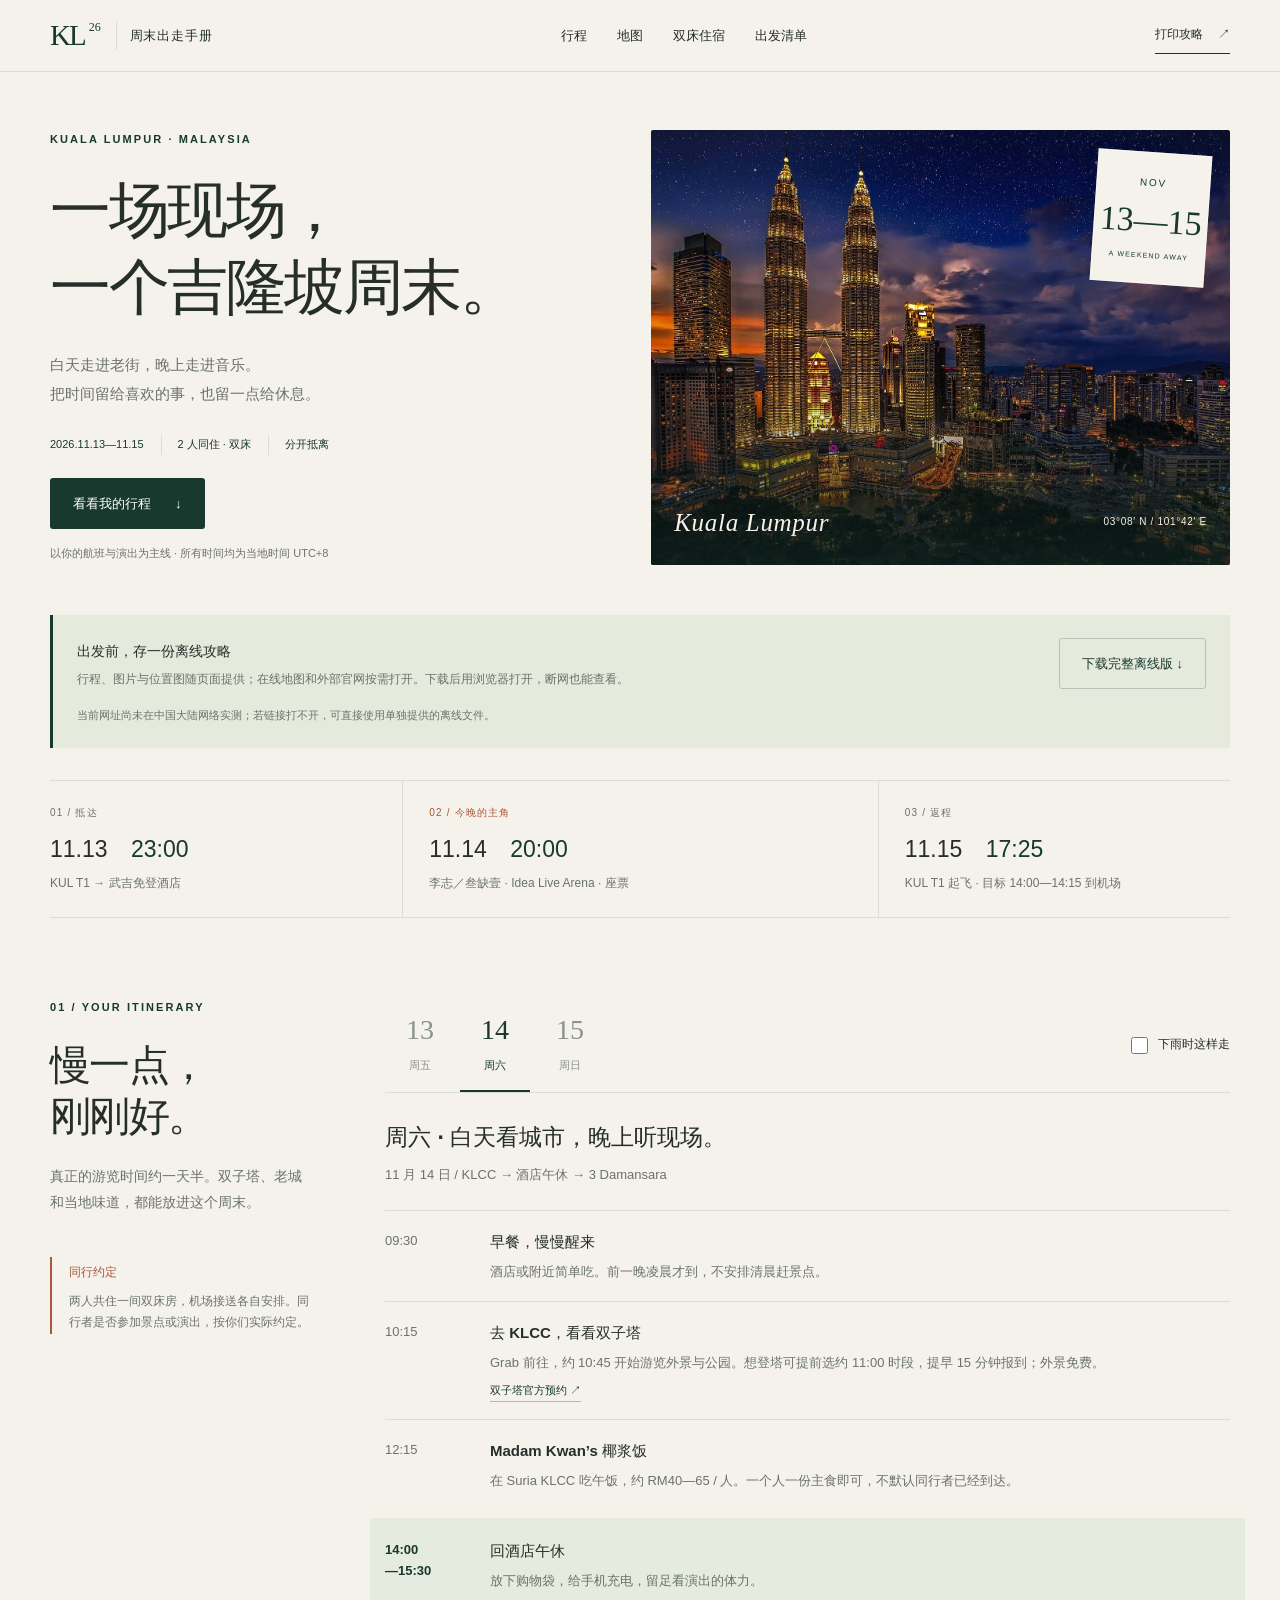
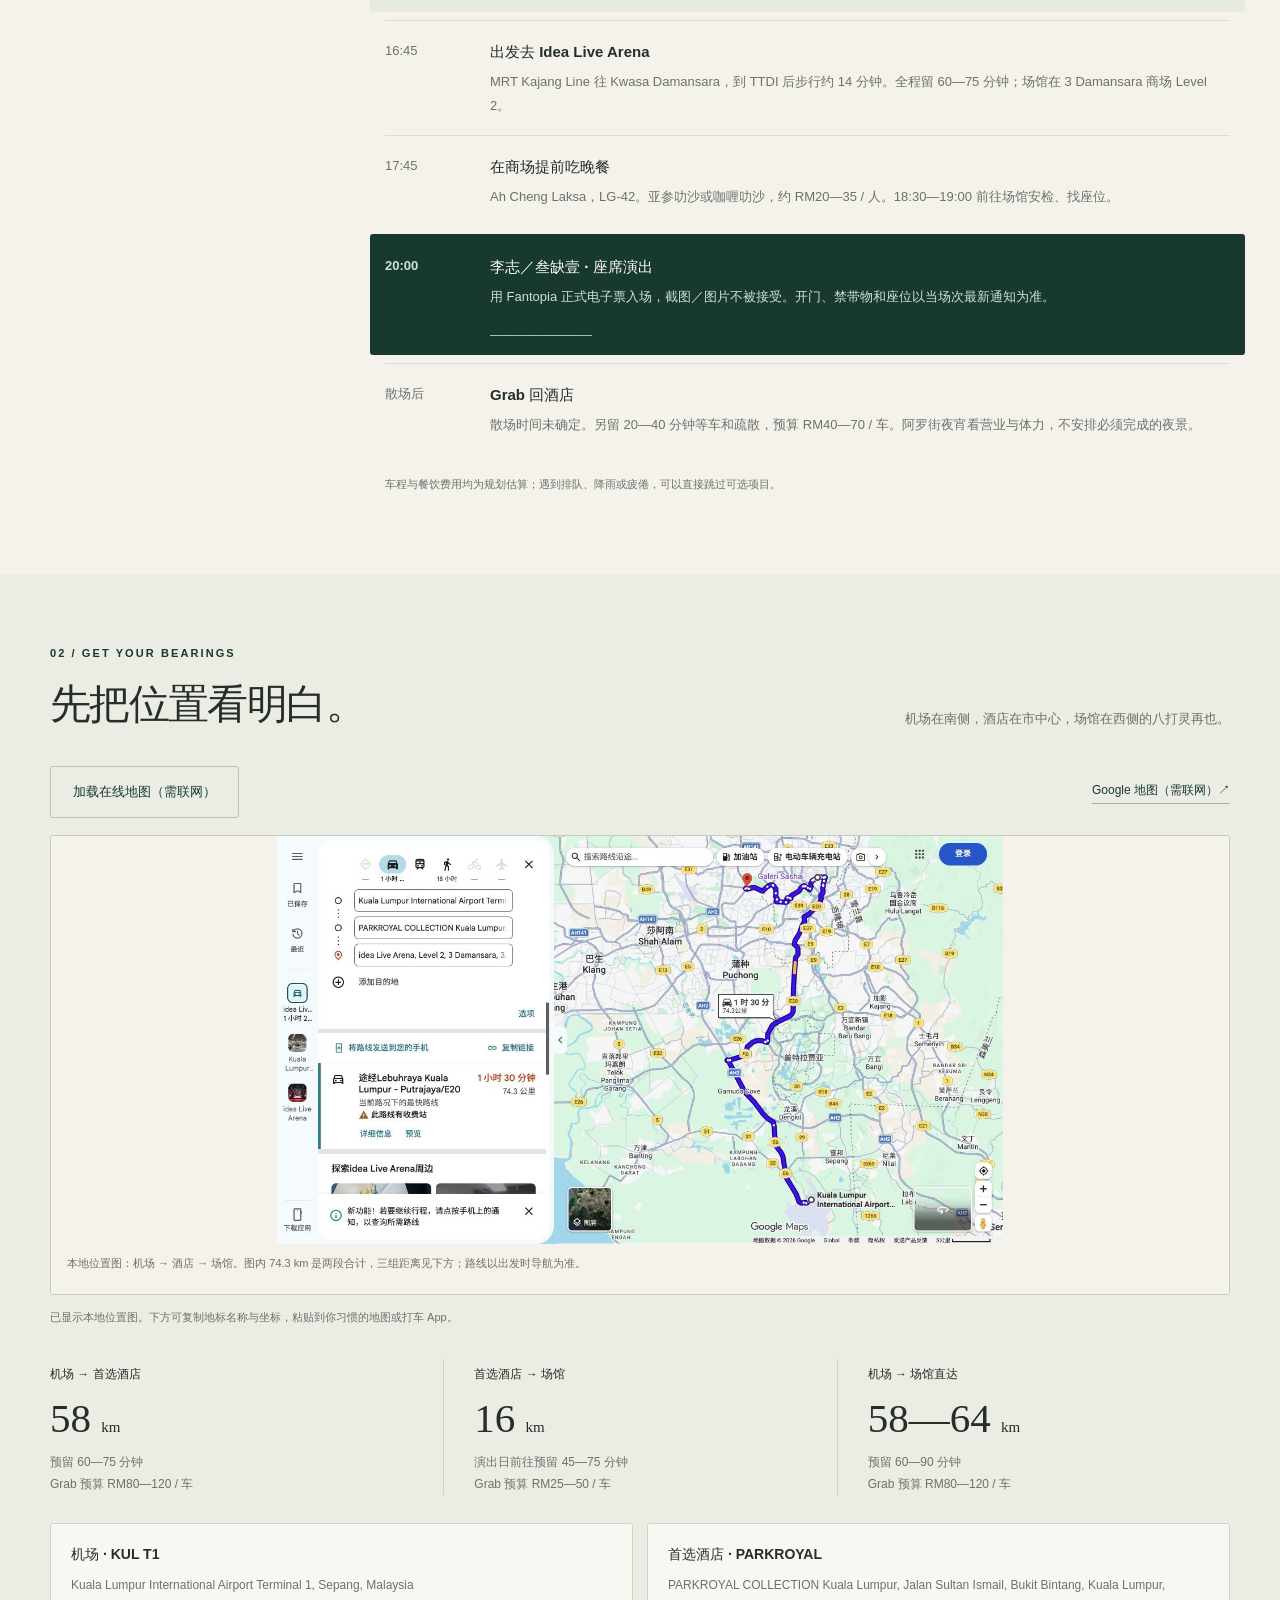
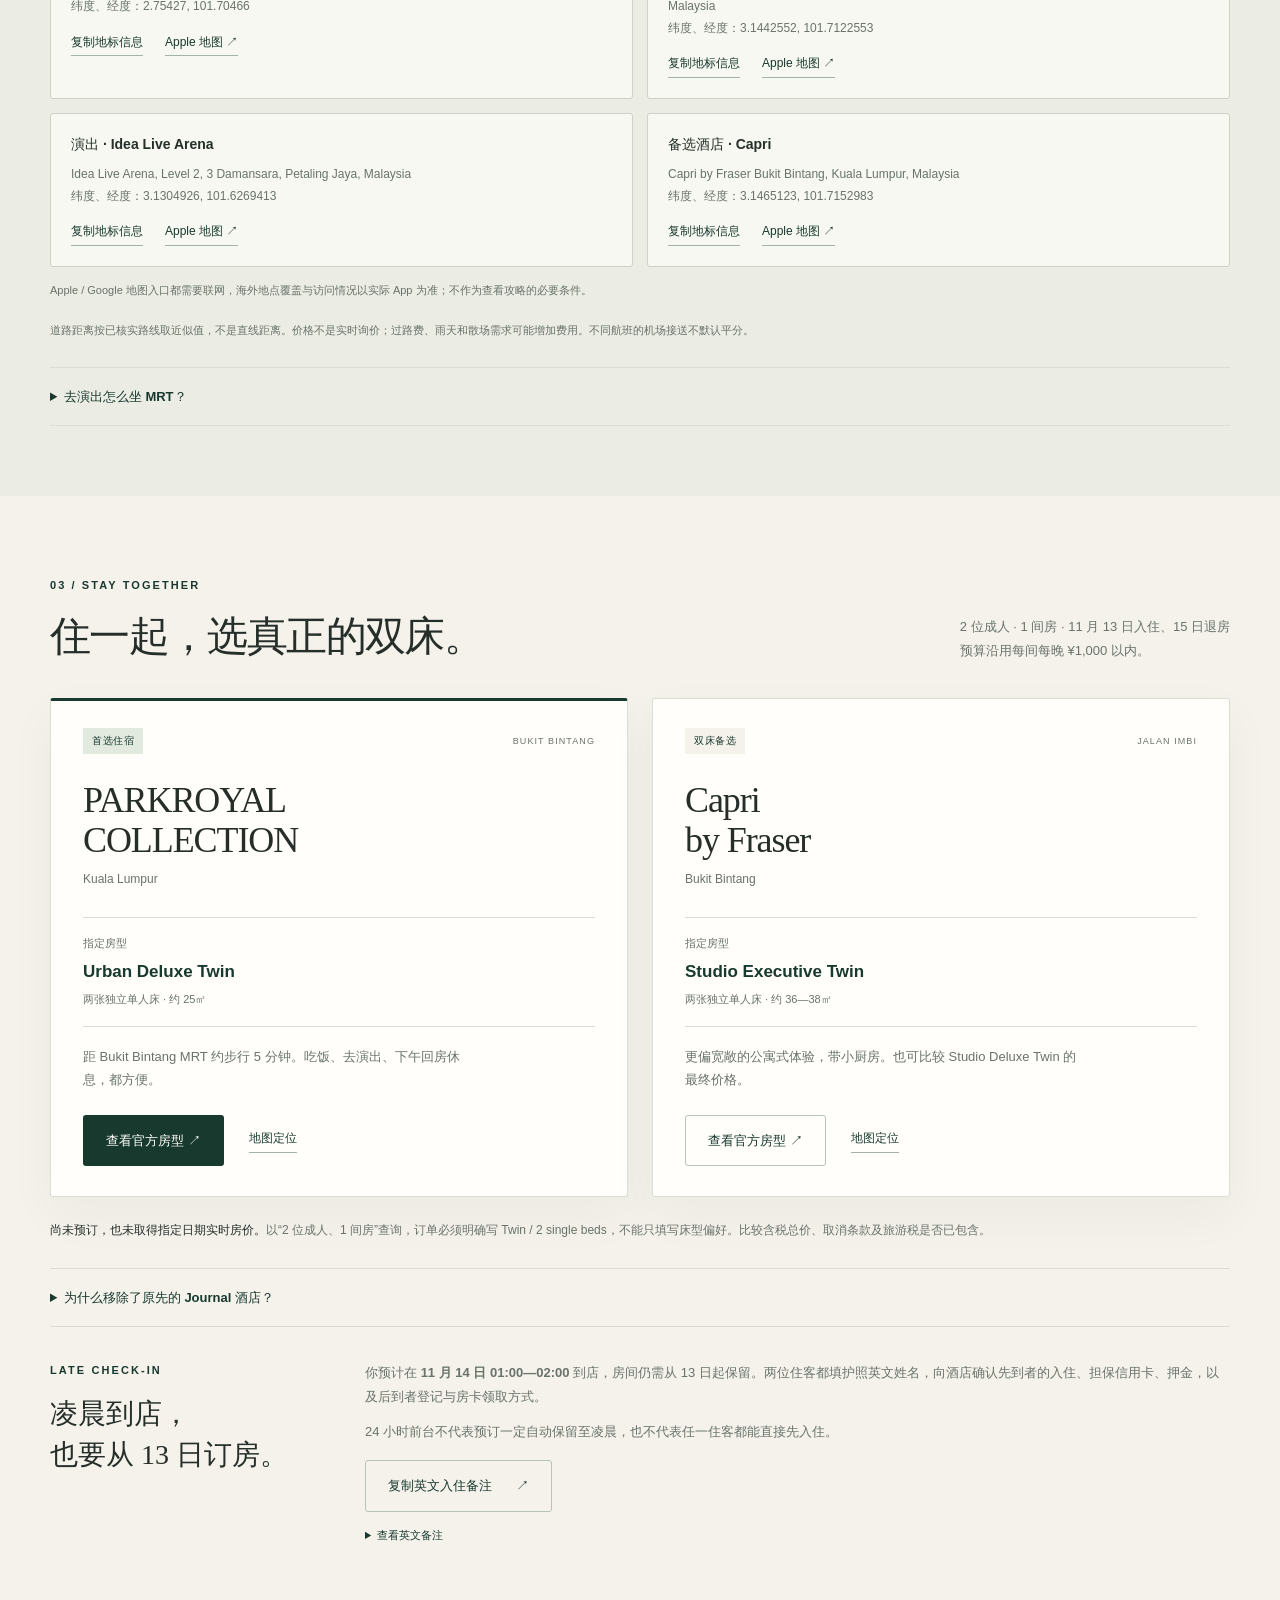
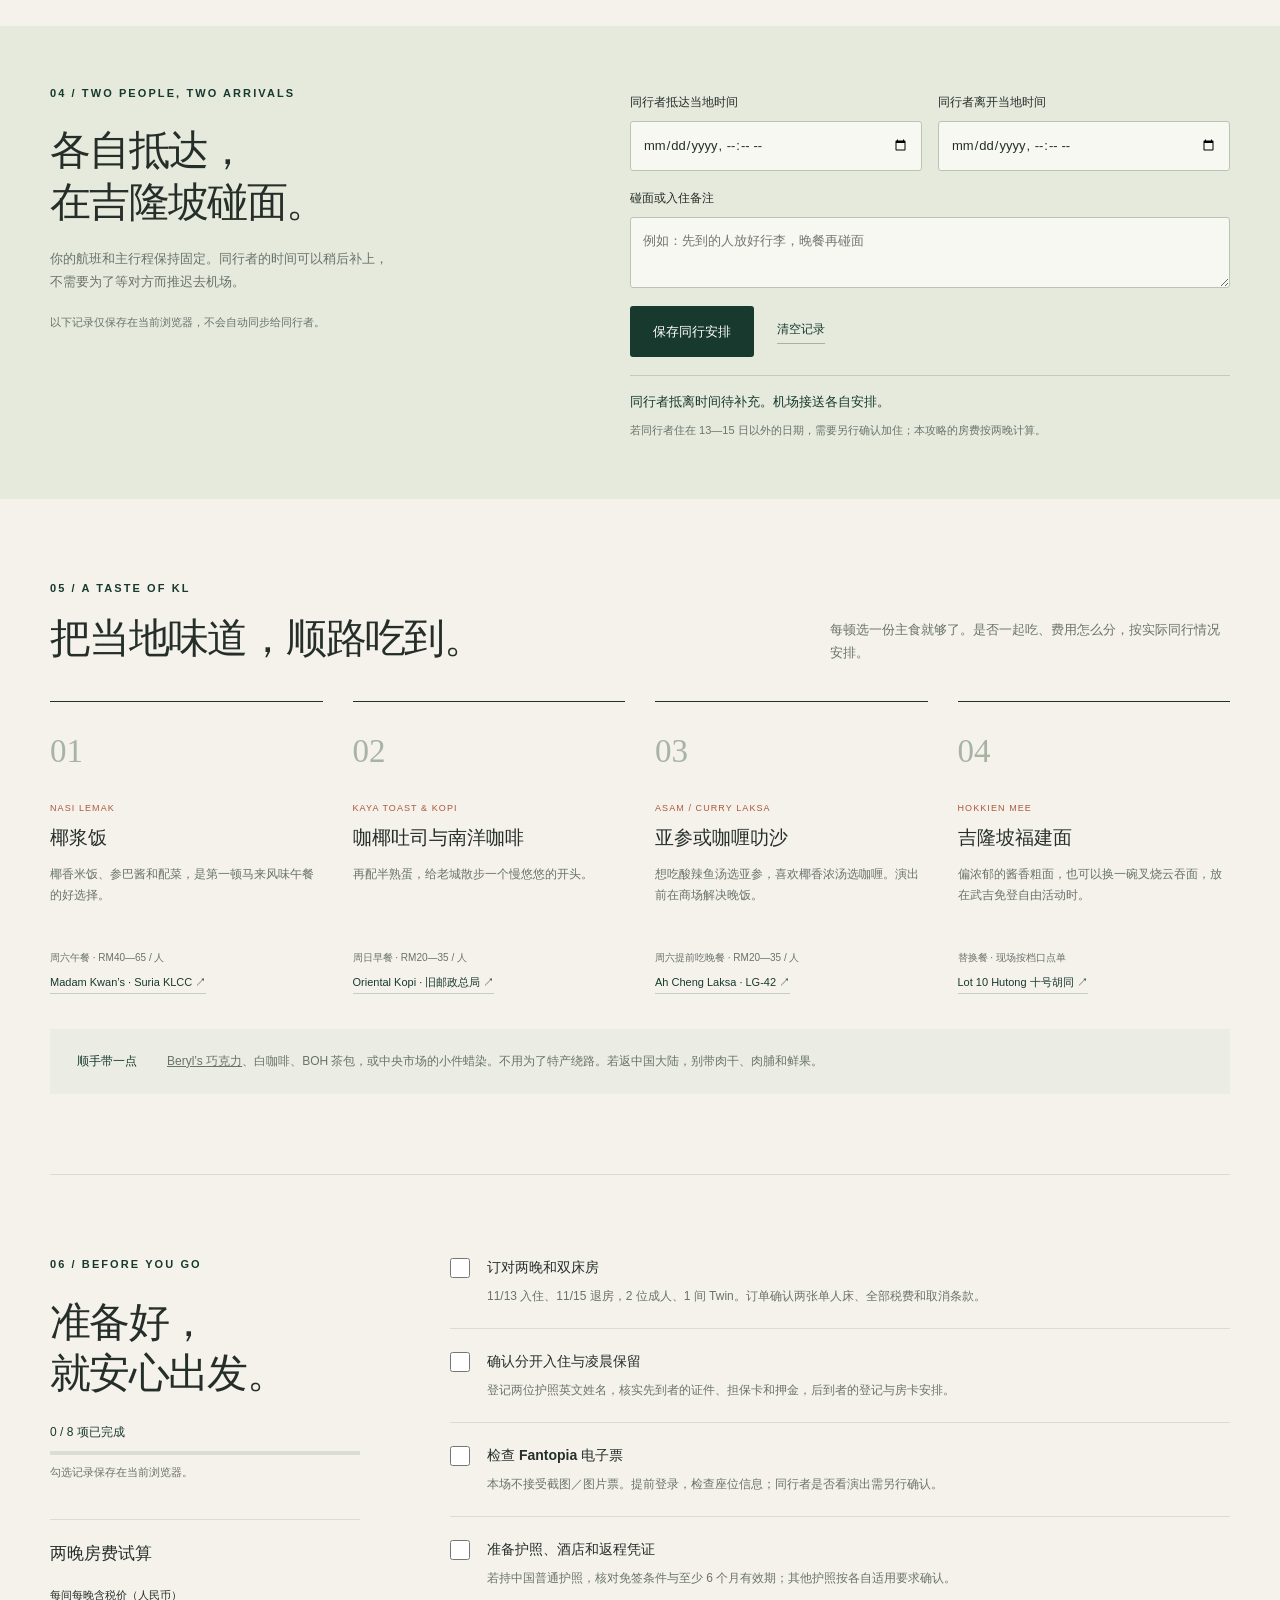
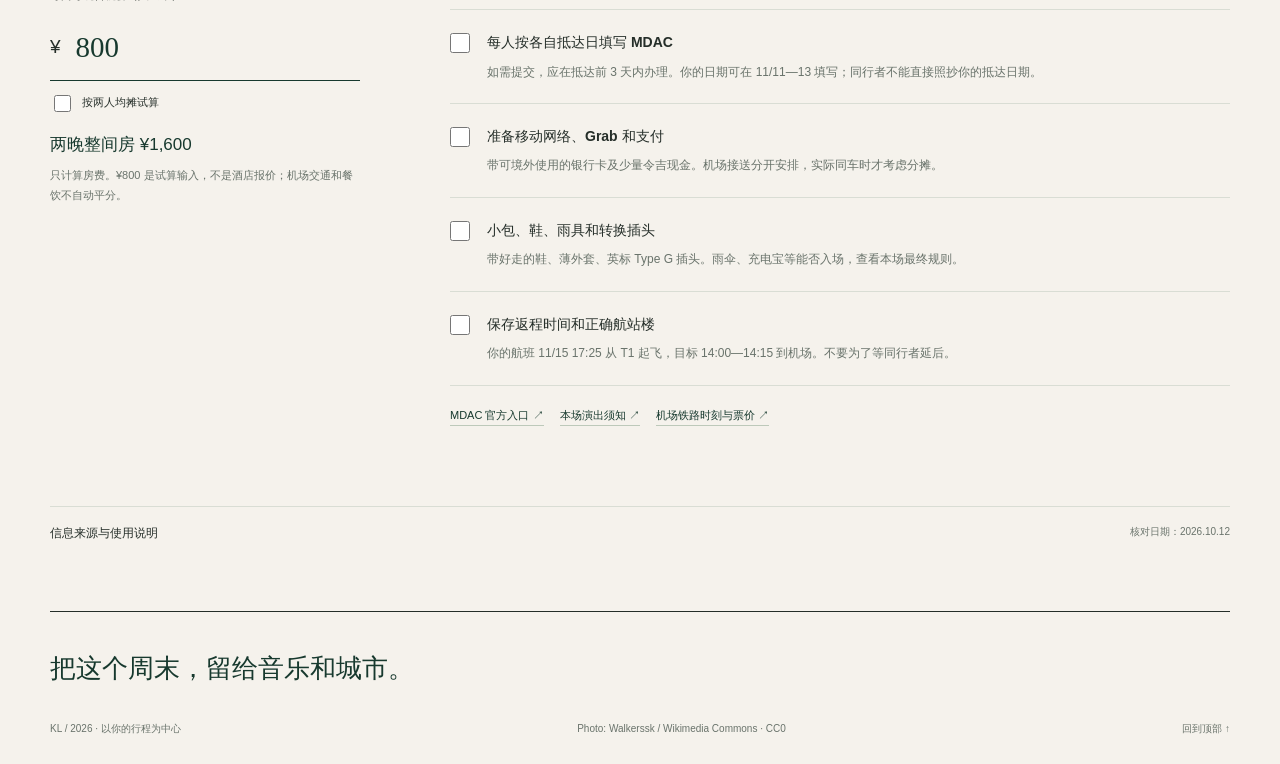
<file: index.html>
<!doctype html>
<html lang="zh-CN">
<head>
  <meta charset="UTF-8">
  <meta name="viewport" content="width=device-width, initial-scale=1">
  <meta name="theme-color" content="#17392e">
  <meta name="description" content="2026年11月13—15日吉隆坡演出旅行手册。以你的航班为中心，双床同住、分开抵离。行程、地图、酒店、美食与出发清单。">
  <title>吉隆坡 · 去听一场现场</title>
  <link rel="icon" href="data:image/svg+xml,%3Csvg xmlns='http://www.w3.org/2000/svg' viewBox='0 0 64 64'%3E%3Crect width='64' height='64' rx='16' fill='%2317392e'/%3E%3Ctext x='32' y='42' font-size='31' text-anchor='middle' fill='%23f5f2ec' font-family='Georgia'%3EKL%3C/text%3E%3C/svg%3E">
  <link rel="stylesheet" href="assets/leaflet.css">
  <link rel="stylesheet" href="style.css">
  <script src="assets/leaflet.js" defer></script>
  <script src="app.js" defer></script>
<noscript><style>.day-panel[hidden]{display:block!important}.day-tabs,.rain-toggle{display:none!important}</style></noscript></head>
<body>
<a class="skip" href="#main">跳到行程内容</a>
<header class="header">
  <a href="#" class="brand" aria-label="吉隆坡旅行手册首页"><span class="brand-mark">KL<span>26</span></span><span>周末出走手册</span></a>
  <nav aria-label="主要导航"><a href="#itinerary">行程</a><a href="#map-section">地图</a><a href="#stay">双床住宿</a><a href="#checklist">出发清单</a></nav>
  <button class="print-btn" id="print-guide" type="button">打印攻略 <span aria-hidden="true">↗</span></button>
</header>
<main id="main">
  <section class="hero wrap">
    <div class="hero-copy"><p class="eyebrow">KUALA LUMPUR · MALAYSIA</p><h1>一场现场，<br>一个吉隆坡周末。</h1><p class="hero-intro">白天走进老街，晚上走进音乐。<br>把时间留给喜欢的事，也留一点给休息。</p><div class="trip-tags"><span>2026.11.13—11.15</span><span>2 人同住 · 双床</span><span>分开抵离</span></div><a href="#itinerary" class="button primary">看看我的行程 <span aria-hidden="true">↓</span></a><p class="micro">以你的航班与演出为主线 · 所有时间均为当地时间 UTC+8</p></div>
    <figure class="hero-image"><img src="assets/kl-skyline.jpg" alt="暮色中的吉隆坡天际线与双子塔" fetchpriority="high" width="1920" height="1109"><figcaption><span>Kuala Lumpur</span><span>03°08′ N / 101°42′ E</span></figcaption><div class="image-date" aria-hidden="true"><span>NOV</span><strong>13—15</strong><span>A WEEKEND AWAY</span></div></figure>
  </section>
  <aside class="network-note wrap"><div><strong>出发前，存一份离线攻略</strong><p>行程、图片与位置图随页面提供；在线地图和外部官网按需打开。下载后用浏览器打开，断网也能查看。</p></div><a class="button secondary offline-download" href="kl-guide-offline.html" download="吉隆坡周末攻略-离线版.html">下载完整离线版 ↓</a><p class="micro network-limit">当前网址尚未在中国大陆网络实测；若链接打不开，可直接使用单独提供的离线文件。</p></aside><section class="essentials wrap" aria-label="你的三个固定时间">
    <div><span class="mini-index">01 / 抵达</span><strong>11.13 <b>23:00</b></strong><p>KUL T1 → 武吉免登酒店</p></div>
    <div class="concert-essential"><span class="mini-index">02 / 今晚的主角</span><strong>11.14 <b>20:00</b></strong><p>李志／叁缺壹 · Idea Live Arena · 座票</p></div>
    <div><span class="mini-index">03 / 返程</span><strong>11.15 <b>17:25</b></strong><p>KUL T1 起飞 · 目标 14:00—14:15 到机场</p></div>
  </section>
  <section class="section wrap itinerary-layout" id="itinerary">
    <div class="section-intro"><p class="eyebrow">01 / YOUR ITINERARY</p><h2>慢一点，<br>刚刚好。</h2><p>真正的游览时间约一天半。双子塔、老城和当地味道，都能放进这个周末。</p><div class="side-note"><span>同行约定</span><p>两人共住一间双床房，机场接送各自安排。同行者是否参加景点或演出，按你们实际约定。</p></div></div>
    <div class="itinerary-main"><div class="plan-toolbar"><div class="day-tabs" role="tablist" aria-label="选择行程日期"><button type="button" role="tab" id="tab-fri" aria-controls="day-fri" aria-selected="false" data-day="fri">13 <span>周五</span></button><button type="button" role="tab" id="tab-sat" aria-controls="day-sat" aria-selected="true" data-day="sat">14 <span>周六</span></button><button type="button" role="tab" id="tab-sun" aria-controls="day-sun" aria-selected="false" data-day="sun">15 <span>周日</span></button></div><label class="rain-toggle"><input id="rain-mode" type="checkbox"><span>下雨时这样走</span></label></div><p class="weather-note" id="weather-note" hidden>保留演出和机场时间，缩短户外活动。此为备选方案，并非天气预报。</p><div id="day-panels"><section class="day-panel" id="day-fri" role="tabpanel" aria-labelledby="tab-fri" hidden><h3 class="day-title">周五 · 抵达就好，其他留给明天。</h3><p class="day-subtitle">11 月 13 日 — 14 日凌晨 / KUL T1 → 武吉免登</p><article class="timeline-row highlight"><div class="timeline-time" style="white-space:pre-line">23:00</div><div class="timeline-content"><h4>抵达吉隆坡 T1</h4><p>下机、入境、取行李预留约 60—90 分钟。提前准备移动网络、酒店英文名和订单。</p></div></article><article class="timeline-row "><div class="timeline-time" style="white-space:pre-line">次日
00:15</div><div class="timeline-content"><h4>Grab 前往酒店</h4><p>机场到酒店约 58 公里，车程留 60—75 分钟。预算 RM80—120 / 车，按 App 指引找 T1 上车点；你的接送不默认与同行者合并。</p></div></article><article class="timeline-row highlight"><div class="timeline-time" style="white-space:pre-line">01:00
—02:00</div><div class="timeline-content"><h4>办理入住，尽快休息</h4><p>这里是 11 月 14 日凌晨。房间必须从 13 日起订，并提前确认保留。同行者先到或后到，都按酒店确认的手续办理。</p></div></article></section><section class="day-panel" id="day-sat" role="tabpanel" aria-labelledby="tab-sat" ><h3 class="day-title">周六 · 白天看城市，晚上听现场。</h3><p class="day-subtitle">11 月 14 日 / KLCC → 酒店午休 → 3 Damansara</p><article class="timeline-row "><div class="timeline-time" style="white-space:pre-line">09:30</div><div class="timeline-content"><h4>早餐，慢慢醒来</h4><p>酒店或附近简单吃。前一晚凌晨才到，不安排清晨赶景点。</p></div></article><article class="timeline-row "><div class="timeline-time" style="white-space:pre-line">10:15</div><div class="timeline-content"><h4>去 KLCC，看看双子塔</h4><p>Grab 前往，约 10:45 开始游览外景与公园。想登塔可提前选约 11:00 时段，提早 15 分钟报到；外景免费。</p><a href="https://www.petronastwintowers.com.my/plan-your-visit/admission-ticketing/" target="_blank" rel="noopener">双子塔官方预约 ↗</a></div></article><article class="timeline-row "><div class="timeline-time" style="white-space:pre-line">12:15</div><div class="timeline-content"><h4>Madam Kwan’s 椰浆饭</h4><p>在 Suria KLCC 吃午饭，约 RM40—65 / 人。一个人一份主食即可，不默认同行者已经到达。</p></div></article><article class="timeline-row highlight"><div class="timeline-time" style="white-space:pre-line">14:00
—15:30</div><div class="timeline-content"><h4>回酒店午休</h4><p>放下购物袋，给手机充电，留足看演出的体力。</p></div></article><article class="timeline-row "><div class="timeline-time" style="white-space:pre-line">16:45</div><div class="timeline-content"><h4>出发去 Idea Live Arena</h4><p>MRT Kajang Line 往 Kwasa Damansara，到 TTDI 后步行约 14 分钟。全程留 60—75 分钟；场馆在 3 Damansara 商场 Level 2。</p></div></article><article class="timeline-row "><div class="timeline-time" style="white-space:pre-line">17:45</div><div class="timeline-content"><h4>在商场提前吃晚餐</h4><p>Ah Cheng Laksa，LG-42。亚参叻沙或咖喱叻沙，约 RM20—35 / 人。18:30—19:00 前往场馆安检、找座位。</p></div></article><article class="timeline-row highlight concert"><div class="timeline-time" style="white-space:pre-line">20:00</div><div class="timeline-content"><h4>李志／叁缺壹 · 座席演出</h4><p>用 Fantopia 正式电子票入场，截图／图片不被接受。开门、禁带物和座位以当场次最新通知为准。</p><a href="https://www.fantopia.io/shows/malaysia/li-laoshi-return-event.html" target="_blank" rel="noopener">查看本场入场须知 ↗</a></div></article><article class="timeline-row "><div class="timeline-time" style="white-space:pre-line">散场后</div><div class="timeline-content"><h4>Grab 回酒店</h4><p>散场时间未确定。另留 20—40 分钟等车和疏散，预算 RM40—70 / 车。阿罗街夜宵看营业与体力，不安排必须完成的夜景。</p></div></article></section><section class="day-panel" id="day-sun" role="tabpanel" aria-labelledby="tab-sun" hidden><h3 class="day-title">周日 · 老城走一走，准时去机场。</h3><p class="day-subtitle">11 月 15 日 / 独立广场 → 中央市场 → 茨厂街 → T1</p><article class="timeline-row "><div class="timeline-time" style="white-space:pre-line">08:30</div><div class="timeline-content"><h4>整理行李，按约定退房或寄存</h4><p>你先收好行李。若同行者仍要用房间，约好酒店规定退房时间内由谁办理，避免提前退掉整间房；退房后可问酒店寄存行李。</p></div></article><article class="timeline-row "><div class="timeline-time" style="white-space:pre-line">09:00</div><div class="timeline-content"><h4>旧邮政总局吃南洋早餐</h4><p>Oriental Kopi：咖椰吐司、半熟蛋、咖啡或拉茶，约 RM20—35 / 人。排队超过 15—20 分钟就换店。</p></div></article><article class="timeline-row "><div class="timeline-time" style="white-space:pre-line">09:40</div><div class="timeline-content"><h4>独立广场与历史建筑</h4><p>苏丹阿都沙末大厦、河流交汇处，按外景安排，不把清真寺内部参观设为硬任务。</p></div></article><article class="timeline-row "><div class="timeline-time" style="white-space:pre-line">10:20</div><div class="timeline-content"><h4>中央市场 → 茨厂街 → 鬼仔巷</h4><p>中央市场 10:00 开门。约 10:50 去老街与壁画区，顺路买 Beryl’s 巧克力，小件即可。</p></div></article><article class="timeline-row highlight"><div class="timeline-time" style="white-space:pre-line">11:35</div><div class="timeline-content"><h4>回酒店取行李</h4><p>目标 12:15 左右准备出发。购物和排队都让位于返程，午餐可留到机场。</p></div></article><article class="timeline-row "><div class="timeline-time" style="white-space:pre-line">12:15
—12:30</div><div class="timeline-content"><h4>出发前往机场</h4><p>Grab 到 KL Sentral，争取 13:00 前后搭机场铁路。候车与车程合计留 60 分钟；或约 12:30 直接 Grab 去 T1。</p><a href="https://www.kliaekspres.com/products-fares/klia-ekspres" target="_blank" rel="noopener">核对机场铁路 ↗</a></div></article><article class="timeline-row highlight"><div class="timeline-time" style="white-space:pre-line">14:00
—14:15</div><div class="timeline-content"><h4>到达 T1，值机／托运</h4><p>按国际航班预留约 3 小时。同行者的离开时间不改变你的机场时间。</p></div></article><article class="timeline-row "><div class="timeline-time" style="white-space:pre-line">17:25</div><div class="timeline-content"><h4>你的航班起飞</h4><p>按登机牌规定提前到登机口。旅途结束，音乐留在记忆里。</p></div></article></section></div><p class="section-footnote">车程与餐饮费用均为规划估算；遇到排队、降雨或疲倦，可以直接跳过可选项目。</p></div>
  </section>
  <section class="map-section" id="map-section"><div class="wrap"><div class="section-heading"><div><p class="eyebrow">02 / GET YOUR BEARINGS</p><h2>先把位置看明白。</h2></div><p>机场在南侧，酒店在市中心，场馆在西侧的八打灵再也。</p></div><div class="map-toolbar"><button type="button" class="button secondary" id="load-online-map">加载在线地图（需联网）</button><button type="button" class="text-link" id="show-local-map" hidden>返回本地位置图</button><div class="segmented" id="map-views" aria-label="地图范围" hidden><button type="button" data-mapview="all" aria-pressed="true">全程位置</button><button type="button" data-mapview="city" aria-pressed="false">市区与场馆</button><button type="button" data-mapview="hotels" aria-pressed="false">酒店周边</button></div><a class="text-link" href="https://www.google.com/maps/dir/?api=1&origin=2.75427,101.70466&waypoints=3.1442552,101.7122553&destination=3.1304926,101.6269413&travelmode=driving" target="_blank" rel="noopener">Google 地图（需联网）↗</a></div><div class="map-shell"><div id="trip-map" aria-label="机场、双床酒店候选与演出场馆地图" hidden></div><div id="map-fallback"><img src="assets/map-overview.jpg" alt="Google 地图：KUL T1 经 PARKROYAL COLLECTION 酒店前往 Idea Live Arena"><p>本地位置图：机场 → 酒店 → 场馆。图内 74.3 km 是两段合计，三组距离见下方；路线以出发时导航为准。</p></div></div><p class="map-status micro" id="map-status" role="status">已显示本地位置图。下方可复制地标名称与坐标，粘贴到你习惯的地图或打车 App。</p><div class="map-legend" id="map-legend" hidden><span><i class="pin-key airport">A</i>机场 KUL T1</span><span><i class="pin-key hotel">H</i>PARKROYAL · 首选</span><span><i class="pin-key venue">V</i>Idea Live Arena</span><span><i class="pin-key backup">C</i>Capri · 双床备选</span></div><div class="distance-grid"><article><span>机场 → 首选酒店</span><strong>58 <small>km</small></strong><p>预留 60—75 分钟<br>Grab 预算 RM80—120 / 车</p></article><article><span>首选酒店 → 场馆</span><strong>16 <small>km</small></strong><p>演出日前往预留 45—75 分钟<br>Grab 预算 RM25—50 / 车</p></article><article><span>机场 → 场馆直达</span><strong>58—64 <small>km</small></strong><p>预留 60—90 分钟<br>Grab 预算 RM80—120 / 车</p></article></div><div class="location-cards" aria-label="可复制的地标信息"><article class="location-card" id="location-airport"><h3>机场 · KUL T1</h3><p class="place-copy" id="copy-airport">Kuala Lumpur International Airport Terminal 1, Sepang, Malaysia<br>纬度、经度：2.75427, 101.70466</p><div><button type="button" class="text-link" data-copy-place="airport">复制地标信息</button><a class="text-link" href="https://maps.apple.com/place?coordinate=2.75427,101.70466&amp;name=Kuala%20Lumpur%20International%20Airport%20Terminal%201%2C%20Sepang%2C%20Malaysia" target="_blank" rel="noopener">Apple 地图 ↗</a></div></article><article class="location-card" id="location-hotel"><h3>首选酒店 · PARKROYAL</h3><p class="place-copy" id="copy-hotel">PARKROYAL COLLECTION Kuala Lumpur, Jalan Sultan Ismail, Bukit Bintang, Kuala Lumpur, Malaysia<br>纬度、经度：3.1442552, 101.7122553</p><div><button type="button" class="text-link" data-copy-place="hotel">复制地标信息</button><a class="text-link" href="https://maps.apple.com/place?coordinate=3.1442552,101.7122553&amp;name=PARKROYAL%20COLLECTION%20Kuala%20Lumpur%2C%20Jalan%20Sultan%20Ismail%2C%20Bukit%20Bintang%2C%20Kuala%20Lumpur%2C%20Malaysia" target="_blank" rel="noopener">Apple 地图 ↗</a></div></article><article class="location-card" id="location-venue"><h3>演出 · Idea Live Arena</h3><p class="place-copy" id="copy-venue">Idea Live Arena, Level 2, 3 Damansara, Petaling Jaya, Malaysia<br>纬度、经度：3.1304926, 101.6269413</p><div><button type="button" class="text-link" data-copy-place="venue">复制地标信息</button><a class="text-link" href="https://maps.apple.com/place?coordinate=3.1304926,101.6269413&amp;name=Idea%20Live%20Arena%2C%20Level%202%2C%203%20Damansara%2C%20Petaling%20Jaya%2C%20Malaysia" target="_blank" rel="noopener">Apple 地图 ↗</a></div></article><article class="location-card" id="location-capri"><h3>备选酒店 · Capri</h3><p class="place-copy" id="copy-capri">Capri by Fraser Bukit Bintang, Kuala Lumpur, Malaysia<br>纬度、经度：3.1465123, 101.7152983</p><div><button type="button" class="text-link" data-copy-place="capri">复制地标信息</button><a class="text-link" href="https://maps.apple.com/place?coordinate=3.1465123,101.7152983&amp;name=Capri%20by%20Fraser%20Bukit%20Bintang%2C%20Kuala%20Lumpur%2C%20Malaysia" target="_blank" rel="noopener">Apple 地图 ↗</a></div></article></div><p class="micro">Apple / Google 地图入口都需要联网，海外地点覆盖与访问情况以实际 App 为准；不作为查看攻略的必要条件。</p><p class="section-footnote">道路距离按已核实路线取近似值，不是直线距离。价格不是实时询价；过路费、雨天和散场需求可能增加费用。不同航班的机场接送不默认平分。</p><details class="route-details"><summary>去演出怎么坐 MRT？</summary><p><strong>Bukit Bintang → Kajang Line 往 Kwasa Damansara → TTDI → 步行约 14 分钟到 3 Damansara。</strong>酒店到场馆全程留 60—75 分钟。雨大时可提前改乘 Grab；散场优先 Grab，预算 RM40—70 / 车，不依赖末班地铁。</p><a href="https://www.livenation.my/danielcaesar2026-kl-eventguide" target="_blank" rel="noopener">场馆交通参考 ↗</a><p class="micro">交通参考来自同场馆官方指南；入场要求以叁缺壹当场次通知为准。</p></details></div></section>
  <section class="section wrap" id="stay"><div class="section-heading"><div><p class="eyebrow">03 / STAY TOGETHER</p><h2>住一起，选真正的双床。</h2></div><p>2 位成人 · 1 间房 · 11 月 13 日入住、15 日退房<br>预算沿用每间每晚 ¥1,000 以内。</p></div><div class="hotel-grid"><article class="hotel-card featured"><div class="hotel-topline"><span class="label">首选住宿</span><span>BUKIT BINTANG</span></div><h3>PARKROYAL<br>COLLECTION</h3><p class="hotel-city">Kuala Lumpur</p><div class="bed-type"><span>指定房型</span><strong>Urban Deluxe Twin</strong><span>两张独立单人床 · 约 25㎡</span></div><p>距 Bukit Bintang MRT 约步行 5 分钟。吃饭、去演出、下午回房休息，都方便。</p><div class="hotel-actions"><a class="button primary" href="https://www.panpacific.com/en/hotels-and-resorts/pr-collection-kuala-lumpur/rooms/urban-deluxe-room.html" target="_blank" rel="noopener">查看官方房型 ↗</a><button class="text-link" type="button" data-locate="hotel">地图定位</button></div></article><article class="hotel-card"><div class="hotel-topline"><span class="label outline">双床备选</span><span>JALAN IMBI</span></div><h3>Capri<br>by Fraser</h3><p class="hotel-city">Bukit Bintang</p><div class="bed-type"><span>指定房型</span><strong>Studio Executive Twin</strong><span>两张独立单人床 · 约 36—38㎡</span></div><p>更偏宽敞的公寓式体验，带小厨房。也可比较 Studio Deluxe Twin 的最终价格。</p><div class="hotel-actions"><a class="button secondary" href="https://www.frasershospitality.com/en/malaysia/kualalumpur/capri-by-fraser-bukit-bintang/accommodation/studio-executive/" target="_blank" rel="noopener">查看官方房型 ↗</a><button class="text-link" type="button" data-locate="capri">地图定位</button></div></article></div><p class="hotel-disclaimer"><strong>尚未预订，也未取得指定日期实时房价。</strong>以“2 位成人、1 间房”查询，订单必须明确写 Twin / 2 single beds，不能只填写床型偏好。比较含税总价、取消条款及旅游税是否已包含。</p><details class="route-details"><summary>为什么移除了原先的 Journal 酒店？</summary><p>Journal 官网明确不提供两张单人床的标准 Twin。它的 Triple 是一张 Queen 加一张 Single，和这次双床要求不同，所以不再列为主推荐。</p><a href="https://www.kljournalhotel.com/privacy-terms/frequently-asked-questions-faq.html" target="_blank" rel="noopener">查看官方床型说明 ↗</a></details><div class="arrival-note"><div><p class="eyebrow">LATE CHECK-IN</p><h3>凌晨到店，<br>也要从 13 日订房。</h3></div><div><p>你预计在 <strong>11 月 14 日 01:00—02:00</strong> 到店，房间仍需从 13 日起保留。两位住客都填护照英文姓名，向酒店确认先到者的入住、担保信用卡、押金，以及后到者登记与房卡领取方式。</p><p>24 小时前台不代表预订一定自动保留至凌晨，也不代表任一住客都能直接先入住。</p><button class="button secondary" id="copy-hotel-note" type="button">复制英文入住备注 <span aria-hidden="true">↗</span></button><details class="memo-details"><summary>查看英文备注</summary><p id="hotel-note" lang="en">We are two adults sharing one twin room with two separate single beds, arriving separately. My flight arrives at KLIA Terminal 1 at 23:00 on 13 November 2026, and I expect to reach the hotel around 01:00–02:00 on 14 November. Our reservation starts on 13 November for two nights. Please confirm that the room will be held for this late arrival and advise how the first guest can check in, including any payment card or deposit requirements, and how the second guest can register and collect a key.</p></details></div></div></section>
  <section class="companion-section"><div class="wrap companion-layout"><div><p class="eyebrow">04 / TWO PEOPLE, TWO ARRIVALS</p><h2>各自抵达，<br>在吉隆坡碰面。</h2><p>你的航班和主行程保持固定。同行者的时间可以稍后补上，不需要为了等对方而推迟去机场。</p><p class="micro">以下记录仅保存在当前浏览器，不会自动同步给同行者。</p></div><form id="companion-form"><div class="form-row"><label>同行者抵达当地时间<input type="datetime-local" id="friend-arrival" name="arrival"></label><label>同行者离开当地时间<input type="datetime-local" id="friend-departure" name="departure"></label></div><label>碰面或入住备注<textarea id="friend-note" rows="2" maxlength="240" placeholder="例如：先到的人放好行李，晚餐再碰面"></textarea></label><div class="form-actions"><button type="submit" class="button primary">保存同行安排</button><button type="button" class="text-link" id="clear-companion">清空记录</button></div><p id="companion-summary" class="companion-summary" aria-live="polite">同行者抵离时间待补充。机场接送各自安排。</p><p class="micro">若同行者住在 13—15 日以外的日期，需要另行确认加住；本攻略的房费按两晚计算。</p></form></div></section>
  <section class="section wrap" id="food"><div class="section-heading"><div><p class="eyebrow">05 / A TASTE OF KL</p><h2>把当地味道，顺路吃到。</h2></div><p>每顿选一份主食就够了。是否一起吃、费用怎么分，按实际同行情况安排。</p></div><div class="food-grid"><article><span class="food-number">01</span><p class="food-en">NASI LEMAK</p><h3>椰浆饭</h3><p>椰香米饭、参巴酱和配菜，是第一顿马来风味午餐的好选择。</p><div class="food-meta">周六午餐 · RM40—65 / 人</div><a href="https://www.madamkwans.com.my/store-locator" target="_blank" rel="noopener">Madam Kwan’s · Suria KLCC ↗</a></article><article><span class="food-number">02</span><p class="food-en">KAYA TOAST & KOPI</p><h3>咖椰吐司与南洋咖啡</h3><p>再配半熟蛋，给老城散步一个慢悠悠的开头。</p><div class="food-meta">周日早餐 · RM20—35 / 人</div><a href="https://www.orientalkopi.asia/outlets/" target="_blank" rel="noopener">Oriental Kopi · 旧邮政总局 ↗</a></article><article><span class="food-number">03</span><p class="food-en">ASAM / CURRY LAKSA</p><h3>亚参或咖喱叻沙</h3><p>想吃酸辣鱼汤选亚参，喜欢椰香浓汤选咖喱。演出前在商场解决晚饭。</p><div class="food-meta">周六提前吃晚餐 · RM20—35 / 人</div><a href="https://3damansara.com.my/blog/3damansara-stores/3d-ah-cheng-laksa/" target="_blank" rel="noopener">Ah Cheng Laksa · LG-42 ↗</a></article><article><span class="food-number">04</span><p class="food-en">HOKKIEN MEE</p><h3>吉隆坡福建面</h3><p>偏浓郁的酱香粗面，也可以换一碗叉烧云吞面，放在武吉免登自由活动时。</p><div class="food-meta">替换餐 · 现场按档口点单</div><a href="https://lot10hutong.com/" target="_blank" rel="noopener">Lot 10 Hutong 十号胡同 ↗</a></article></div><div class="souvenir-line"><span>顺手带一点</span><p><a href="https://berylschocolate.com/store-location/" target="_blank" rel="noopener">Beryl’s 巧克力</a>、白咖啡、BOH 茶包，或中央市场的小件蜡染。不用为了特产绕路。若返中国大陆，别带肉干、肉脯和鲜果。</p></div></section>
  <section class="section wrap practical-layout" id="checklist"><div><p class="eyebrow">06 / BEFORE YOU GO</p><h2>准备好，<br>就安心出发。</h2><p class="check-progress" id="check-progress">0 / 8 项已完成</p><div class="progress-track" role="progressbar" aria-label="出发清单完成度" aria-valuemin="0" aria-valuemax="8" aria-valuenow="0"><span id="check-progress-bar"></span></div><p class="micro">勾选记录保存在当前浏览器。</p><div class="budget-box"><h3>两晚房费试算</h3><label for="room-price">每间每晚含税价（人民币）</label><div class="price-field"><span>¥</span><input id="room-price" type="number" min="0" max="1000" step="1" value="800" inputmode="decimal"></div><label class="share-toggle"><input type="checkbox" id="split-room">按两人均摊试算</label><output id="room-total" for="room-price split-room">两晚整间房 ¥1,600</output><p class="micro">只计算房费。¥800 是试算输入，不是酒店报价；机场交通和餐饮不自动平分。</p></div></div><div><div id="checklist-items"></div><div class="practical-links"><a href="https://imigresen-online.imi.gov.my/mdac/main" target="_blank" rel="noopener">MDAC 官方入口 ↗</a><a href="https://www.fantopia.io/shows/malaysia/li-laoshi-return-event.html" target="_blank" rel="noopener">本场演出须知 ↗</a><a href="https://www.kliaekspres.com/products-fares/klia-ekspres" target="_blank" rel="noopener">机场铁路时刻与票价 ↗</a></div></div></section>
  <section class="sources wrap"><details><summary>信息来源与使用说明 <span>核对日期：2026.10.12</span></summary><div class="source-list"><p>这是根据已知航班和演出安排制作的旅行计划，不是已完成的酒店、交通或景点预订。价格、余票、营业与入场规则请在出发前再次核实。</p><a href="https://idealivearena.com/contact/" target="_blank" rel="noopener">Idea Live Arena 官方地址</a><a href="https://www.petronastwintowers.com.my/plan-your-visit/admission-ticketing/" target="_blank" rel="noopener">双子塔开放与门票（普通外国成人周末当前公布 RM137）</a><a href="https://centralmarket.com.my/" target="_blank" rel="noopener">中央市场（当前每日 10:00—22:00）</a><a href="https://www.grab.com/global/airport-rides/kuala-lumpur-international-airport/" target="_blank" rel="noopener">Grab 机场交通参考</a><a href="https://www.panpacific.com/en/hotels-and-resorts/pr-collection-kuala-lumpur/the-hotel/hotel-policy.html" target="_blank" rel="noopener">PARKROYAL 入住、担保与税费政策</a><a href="https://www.frasershospitality.com/en/malaysia/kualalumpur/capri-by-fraser-bukit-bintang/faq/" target="_blank" rel="noopener">Capri 床型及入住 FAQ</a><a href="https://www.kln.gov.my/web/chn_beijing/requirement_foreigner" target="_blank" rel="noopener">马来西亚入境要求（中国护照适用条件）</a><a href="https://www.malaysia.travel/travel-alert?date=2023-12-02" target="_blank" rel="noopener">MDAC 提交时间与豁免范围</a><a href="https://online.customs.gov.cn/ociswebserver/pages/jcjybcx/question.html" target="_blank" rel="noopener">中国海关携带食品相关规定</a></div></details></section>
</main>
<footer class="footer wrap"><div class="footer-title">把这个周末，留给音乐和城市。</div><div class="footer-bottom"><span>KL / 2026 · 以你的行程为中心</span><a href="https://commons.wikimedia.org/wiki/File:Kuala_Lumpur_Skyline_at_dusk_1.jpg" target="_blank" rel="noopener">Photo: Walkerssk / Wikimedia Commons · CC0</a><a href="#">回到顶部 ↑</a></div></footer>
<div class="toast" id="toast" role="status" aria-live="polite"></div>
</body>
</html>
</file>
<file: assets/leaflet.css>
/* required styles */

.leaflet-pane,
.leaflet-tile,
.leaflet-marker-icon,
.leaflet-marker-shadow,
.leaflet-tile-container,
.leaflet-pane > svg,
.leaflet-pane > canvas,
.leaflet-zoom-box,
.leaflet-image-layer,
.leaflet-layer {
	position: absolute;
	left: 0;
	top: 0;
	}
.leaflet-container {
	overflow: hidden;
	}
.leaflet-tile,
.leaflet-marker-icon,
.leaflet-marker-shadow {
	-webkit-user-select: none;
	   -moz-user-select: none;
	        user-select: none;
	  -webkit-user-drag: none;
	}
/* Prevents IE11 from highlighting tiles in blue */
.leaflet-tile::selection {
	background: transparent;
}
/* Safari renders non-retina tile on retina better with this, but Chrome is worse */
.leaflet-safari .leaflet-tile {
	image-rendering: -webkit-optimize-contrast;
	}
/* hack that prevents hw layers "stretching" when loading new tiles */
.leaflet-safari .leaflet-tile-container {
	width: 1600px;
	height: 1600px;
	-webkit-transform-origin: 0 0;
	}
.leaflet-marker-icon,
.leaflet-marker-shadow {
	display: block;
	}
/* .leaflet-container svg: reset svg max-width decleration shipped in Joomla! (joomla.org) 3.x */
/* .leaflet-container img: map is broken in FF if you have max-width: 100% on tiles */
.leaflet-container .leaflet-overlay-pane svg {
	max-width: none !important;
	max-height: none !important;
	}
.leaflet-container .leaflet-marker-pane img,
.leaflet-container .leaflet-shadow-pane img,
.leaflet-container .leaflet-tile-pane img,
.leaflet-container img.leaflet-image-layer,
.leaflet-container .leaflet-tile {
	max-width: none !important;
	max-height: none !important;
	width: auto;
	padding: 0;
	}

.leaflet-container img.leaflet-tile {
	/* See: https://bugs.chromium.org/p/chromium/issues/detail?id=600120 */
	mix-blend-mode: plus-lighter;
}

.leaflet-container.leaflet-touch-zoom {
	-ms-touch-action: pan-x pan-y;
	touch-action: pan-x pan-y;
	}
.leaflet-container.leaflet-touch-drag {
	-ms-touch-action: pinch-zoom;
	/* Fallback for FF which doesn't support pinch-zoom */
	touch-action: none;
	touch-action: pinch-zoom;
}
.leaflet-container.leaflet-touch-drag.leaflet-touch-zoom {
	-ms-touch-action: none;
	touch-action: none;
}
.leaflet-container {
	-webkit-tap-highlight-color: transparent;
}
.leaflet-container a {
	-webkit-tap-highlight-color: rgba(51, 181, 229, 0.4);
}
.leaflet-tile {
	filter: inherit;
	visibility: hidden;
	}
.leaflet-tile-loaded {
	visibility: inherit;
	}
.leaflet-zoom-box {
	width: 0;
	height: 0;
	-moz-box-sizing: border-box;
	     box-sizing: border-box;
	z-index: 800;
	}
/* workaround for https://bugzilla.mozilla.org/show_bug.cgi?id=888319 */
.leaflet-overlay-pane svg {
	-moz-user-select: none;
	}

.leaflet-pane         { z-index: 400; }

.leaflet-tile-pane    { z-index: 200; }
.leaflet-overlay-pane { z-index: 400; }
.leaflet-shadow-pane  { z-index: 500; }
.leaflet-marker-pane  { z-index: 600; }
.leaflet-tooltip-pane   { z-index: 650; }
.leaflet-popup-pane   { z-index: 700; }

.leaflet-map-pane canvas { z-index: 100; }
.leaflet-map-pane svg    { z-index: 200; }

.leaflet-vml-shape {
	width: 1px;
	height: 1px;
	}
.lvml {
	behavior: url(#default#VML);
	display: inline-block;
	position: absolute;
	}


/* control positioning */

.leaflet-control {
	position: relative;
	z-index: 800;
	pointer-events: visiblePainted; /* IE 9-10 doesn't have auto */
	pointer-events: auto;
	}
.leaflet-top,
.leaflet-bottom {
	position: absolute;
	z-index: 1000;
	pointer-events: none;
	}
.leaflet-top {
	top: 0;
	}
.leaflet-right {
	right: 0;
	}
.leaflet-bottom {
	bottom: 0;
	}
.leaflet-left {
	left: 0;
	}
.leaflet-control {
	float: left;
	clear: both;
	}
.leaflet-right .leaflet-control {
	float: right;
	}
.leaflet-top .leaflet-control {
	margin-top: 10px;
	}
.leaflet-bottom .leaflet-control {
	margin-bottom: 10px;
	}
.leaflet-left .leaflet-control {
	margin-left: 10px;
	}
.leaflet-right .leaflet-control {
	margin-right: 10px;
	}


/* zoom and fade animations */

.leaflet-fade-anim .leaflet-popup {
	opacity: 0;
	-webkit-transition: opacity 0.2s linear;
	   -moz-transition: opacity 0.2s linear;
	        transition: opacity 0.2s linear;
	}
.leaflet-fade-anim .leaflet-map-pane .leaflet-popup {
	opacity: 1;
	}
.leaflet-zoom-animated {
	-webkit-transform-origin: 0 0;
	    -ms-transform-origin: 0 0;
	        transform-origin: 0 0;
	}
svg.leaflet-zoom-animated {
	will-change: transform;
}

.leaflet-zoom-anim .leaflet-zoom-animated {
	-webkit-transition: -webkit-transform 0.25s cubic-bezier(0,0,0.25,1);
	   -moz-transition:    -moz-transform 0.25s cubic-bezier(0,0,0.25,1);
	        transition:         transform 0.25s cubic-bezier(0,0,0.25,1);
	}
.leaflet-zoom-anim .leaflet-tile,
.leaflet-pan-anim .leaflet-tile {
	-webkit-transition: none;
	   -moz-transition: none;
	        transition: none;
	}

.leaflet-zoom-anim .leaflet-zoom-hide {
	visibility: hidden;
	}


/* cursors */

.leaflet-interactive {
	cursor: pointer;
	}
.leaflet-grab {
	cursor: -webkit-grab;
	cursor:    -moz-grab;
	cursor:         grab;
	}
.leaflet-crosshair,
.leaflet-crosshair .leaflet-interactive {
	cursor: crosshair;
	}
.leaflet-popup-pane,
.leaflet-control {
	cursor: auto;
	}
.leaflet-dragging .leaflet-grab,
.leaflet-dragging .leaflet-grab .leaflet-interactive,
.leaflet-dragging .leaflet-marker-draggable {
	cursor: move;
	cursor: -webkit-grabbing;
	cursor:    -moz-grabbing;
	cursor:         grabbing;
	}

/* marker & overlays interactivity */
.leaflet-marker-icon,
.leaflet-marker-shadow,
.leaflet-image-layer,
.leaflet-pane > svg path,
.leaflet-tile-container {
	pointer-events: none;
	}

.leaflet-marker-icon.leaflet-interactive,
.leaflet-image-layer.leaflet-interactive,
.leaflet-pane > svg path.leaflet-interactive,
svg.leaflet-image-layer.leaflet-interactive path {
	pointer-events: visiblePainted; /* IE 9-10 doesn't have auto */
	pointer-events: auto;
	}

/* visual tweaks */

.leaflet-container {
	background: #ddd;
	outline-offset: 1px;
	}
.leaflet-container a {
	color: #0078A8;
	}
.leaflet-zoom-box {
	border: 2px dotted #38f;
	background: rgba(255,255,255,0.5);
	}


/* general typography */
.leaflet-container {
	font-family: "Helvetica Neue", Arial, Helvetica, sans-serif;
	font-size: 12px;
	font-size: 0.75rem;
	line-height: 1.5;
	}


/* general toolbar styles */

.leaflet-bar {
	box-shadow: 0 1px 5px rgba(0,0,0,0.65);
	border-radius: 4px;
	}
.leaflet-bar a {
	background-color: #fff;
	border-bottom: 1px solid #ccc;
	width: 26px;
	height: 26px;
	line-height: 26px;
	display: block;
	text-align: center;
	text-decoration: none;
	color: black;
	}
.leaflet-bar a,
.leaflet-control-layers-toggle {
	background-position: 50% 50%;
	background-repeat: no-repeat;
	display: block;
	}
.leaflet-bar a:hover,
.leaflet-bar a:focus {
	background-color: #f4f4f4;
	}
.leaflet-bar a:first-child {
	border-top-left-radius: 4px;
	border-top-right-radius: 4px;
	}
.leaflet-bar a:last-child {
	border-bottom-left-radius: 4px;
	border-bottom-right-radius: 4px;
	border-bottom: none;
	}
.leaflet-bar a.leaflet-disabled {
	cursor: default;
	background-color: #f4f4f4;
	color: #bbb;
	}

.leaflet-touch .leaflet-bar a {
	width: 30px;
	height: 30px;
	line-height: 30px;
	}
.leaflet-touch .leaflet-bar a:first-child {
	border-top-left-radius: 2px;
	border-top-right-radius: 2px;
	}
.leaflet-touch .leaflet-bar a:last-child {
	border-bottom-left-radius: 2px;
	border-bottom-right-radius: 2px;
	}

/* zoom control */

.leaflet-control-zoom-in,
.leaflet-control-zoom-out {
	font: bold 18px 'Lucida Console', Monaco, monospace;
	text-indent: 1px;
	}

.leaflet-touch .leaflet-control-zoom-in, .leaflet-touch .leaflet-control-zoom-out  {
	font-size: 22px;
	}


/* layers control */

.leaflet-control-layers {
	box-shadow: 0 1px 5px rgba(0,0,0,0.4);
	background: #fff;
	border-radius: 5px;
	}
.leaflet-control-layers-toggle {
	background-image: url(images/layers.png);
	width: 36px;
	height: 36px;
	}
.leaflet-retina .leaflet-control-layers-toggle {
	background-image: url(images/layers-2x.png);
	background-size: 26px 26px;
	}
.leaflet-touch .leaflet-control-layers-toggle {
	width: 44px;
	height: 44px;
	}
.leaflet-control-layers .leaflet-control-layers-list,
.leaflet-control-layers-expanded .leaflet-control-layers-toggle {
	display: none;
	}
.leaflet-control-layers-expanded .leaflet-control-layers-list {
	display: block;
	position: relative;
	}
.leaflet-control-layers-expanded {
	padding: 6px 10px 6px 6px;
	color: #333;
	background: #fff;
	}
.leaflet-control-layers-scrollbar {
	overflow-y: scroll;
	overflow-x: hidden;
	padding-right: 5px;
	}
.leaflet-control-layers-selector {
	margin-top: 2px;
	position: relative;
	top: 1px;
	}
.leaflet-control-layers label {
	display: block;
	font-size: 13px;
	font-size: 1.08333em;
	}
.leaflet-control-layers-separator {
	height: 0;
	border-top: 1px solid #ddd;
	margin: 5px -10px 5px -6px;
	}

/* Default icon URLs */
.leaflet-default-icon-path { /* used only in path-guessing heuristic, see L.Icon.Default */
	background-image: url(images/marker-icon.png);
	}


/* attribution and scale controls */

.leaflet-container .leaflet-control-attribution {
	background: #fff;
	background: rgba(255, 255, 255, 0.8);
	margin: 0;
	}
.leaflet-control-attribution,
.leaflet-control-scale-line {
	padding: 0 5px;
	color: #333;
	line-height: 1.4;
	}
.leaflet-control-attribution a {
	text-decoration: none;
	}
.leaflet-control-attribution a:hover,
.leaflet-control-attribution a:focus {
	text-decoration: underline;
	}
.leaflet-attribution-flag {
	display: inline !important;
	vertical-align: baseline !important;
	width: 1em;
	height: 0.6669em;
	}
.leaflet-left .leaflet-control-scale {
	margin-left: 5px;
	}
.leaflet-bottom .leaflet-control-scale {
	margin-bottom: 5px;
	}
.leaflet-control-scale-line {
	border: 2px solid #777;
	border-top: none;
	line-height: 1.1;
	padding: 2px 5px 1px;
	white-space: nowrap;
	-moz-box-sizing: border-box;
	     box-sizing: border-box;
	background: rgba(255, 255, 255, 0.8);
	text-shadow: 1px 1px #fff;
	}
.leaflet-control-scale-line:not(:first-child) {
	border-top: 2px solid #777;
	border-bottom: none;
	margin-top: -2px;
	}
.leaflet-control-scale-line:not(:first-child):not(:last-child) {
	border-bottom: 2px solid #777;
	}

.leaflet-touch .leaflet-control-attribution,
.leaflet-touch .leaflet-control-layers,
.leaflet-touch .leaflet-bar {
	box-shadow: none;
	}
.leaflet-touch .leaflet-control-layers,
.leaflet-touch .leaflet-bar {
	border: 2px solid rgba(0,0,0,0.2);
	background-clip: padding-box;
	}


/* popup */

.leaflet-popup {
	position: absolute;
	text-align: center;
	margin-bottom: 20px;
	}
.leaflet-popup-content-wrapper {
	padding: 1px;
	text-align: left;
	border-radius: 12px;
	}
.leaflet-popup-content {
	margin: 13px 24px 13px 20px;
	line-height: 1.3;
	font-size: 13px;
	font-size: 1.08333em;
	min-height: 1px;
	}
.leaflet-popup-content p {
	margin: 17px 0;
	margin: 1.3em 0;
	}
.leaflet-popup-tip-container {
	width: 40px;
	height: 20px;
	position: absolute;
	left: 50%;
	margin-top: -1px;
	margin-left: -20px;
	overflow: hidden;
	pointer-events: none;
	}
.leaflet-popup-tip {
	width: 17px;
	height: 17px;
	padding: 1px;

	margin: -10px auto 0;
	pointer-events: auto;

	-webkit-transform: rotate(45deg);
	   -moz-transform: rotate(45deg);
	    -ms-transform: rotate(45deg);
	        transform: rotate(45deg);
	}
.leaflet-popup-content-wrapper,
.leaflet-popup-tip {
	background: white;
	color: #333;
	box-shadow: 0 3px 14px rgba(0,0,0,0.4);
	}
.leaflet-container a.leaflet-popup-close-button {
	position: absolute;
	top: 0;
	right: 0;
	border: none;
	text-align: center;
	width: 24px;
	height: 24px;
	font: 16px/24px Tahoma, Verdana, sans-serif;
	color: #757575;
	text-decoration: none;
	background: transparent;
	}
.leaflet-container a.leaflet-popup-close-button:hover,
.leaflet-container a.leaflet-popup-close-button:focus {
	color: #585858;
	}
.leaflet-popup-scrolled {
	overflow: auto;
	}

.leaflet-oldie .leaflet-popup-content-wrapper {
	-ms-zoom: 1;
	}
.leaflet-oldie .leaflet-popup-tip {
	width: 24px;
	margin: 0 auto;

	-ms-filter: "progid:DXImageTransform.Microsoft.Matrix(M11=0.70710678, M12=0.70710678, M21=-0.70710678, M22=0.70710678)";
	filter: progid:DXImageTransform.Microsoft.Matrix(M11=0.70710678, M12=0.70710678, M21=-0.70710678, M22=0.70710678);
	}

.leaflet-oldie .leaflet-control-zoom,
.leaflet-oldie .leaflet-control-layers,
.leaflet-oldie .leaflet-popup-content-wrapper,
.leaflet-oldie .leaflet-popup-tip {
	border: 1px solid #999;
	}


/* div icon */

.leaflet-div-icon {
	background: #fff;
	border: 1px solid #666;
	}


/* Tooltip */
/* Base styles for the element that has a tooltip */
.leaflet-tooltip {
	position: absolute;
	padding: 6px;
	background-color: #fff;
	border: 1px solid #fff;
	border-radius: 3px;
	color: #222;
	white-space: nowrap;
	-webkit-user-select: none;
	-moz-user-select: none;
	-ms-user-select: none;
	user-select: none;
	pointer-events: none;
	box-shadow: 0 1px 3px rgba(0,0,0,0.4);
	}
.leaflet-tooltip.leaflet-interactive {
	cursor: pointer;
	pointer-events: auto;
	}
.leaflet-tooltip-top:before,
.leaflet-tooltip-bottom:before,
.leaflet-tooltip-left:before,
.leaflet-tooltip-right:before {
	position: absolute;
	pointer-events: none;
	border: 6px solid transparent;
	background: transparent;
	content: "";
	}

/* Directions */

.leaflet-tooltip-bottom {
	margin-top: 6px;
}
.leaflet-tooltip-top {
	margin-top: -6px;
}
.leaflet-tooltip-bottom:before,
.leaflet-tooltip-top:before {
	left: 50%;
	margin-left: -6px;
	}
.leaflet-tooltip-top:before {
	bottom: 0;
	margin-bottom: -12px;
	border-top-color: #fff;
	}
.leaflet-tooltip-bottom:before {
	top: 0;
	margin-top: -12px;
	margin-left: -6px;
	border-bottom-color: #fff;
	}
.leaflet-tooltip-left {
	margin-left: -6px;
}
.leaflet-tooltip-right {
	margin-left: 6px;
}
.leaflet-tooltip-left:before,
.leaflet-tooltip-right:before {
	top: 50%;
	margin-top: -6px;
	}
.leaflet-tooltip-left:before {
	right: 0;
	margin-right: -12px;
	border-left-color: #fff;
	}
.leaflet-tooltip-right:before {
	left: 0;
	margin-left: -12px;
	border-right-color: #fff;
	}

/* Printing */

@media print {
	/* Prevent printers from removing background-images of controls. */
	.leaflet-control {
		-webkit-print-color-adjust: exact;
		print-color-adjust: exact;
		}
	}
</file>
<file: style.css>
@charset "UTF-8";
:root{--paper:#f5f2ec;--ink:#252e29;--green:#17392e;--muted:#69736b;--line:#d9ddd4;--clay:#ac5739;--wash:#ebece4;--white:#fffefa;--shadow:0 18px 50px #10261b0b;font-family:-apple-system,BlinkMacSystemFont,"Segoe UI","PingFang SC","Microsoft YaHei",sans-serif;color:var(--ink);background:var(--paper);font-size:15px;line-height:1.8;scroll-behavior:smooth;scroll-padding-top:95px}*{box-sizing:border-box}body{margin:0}a{color:inherit;text-decoration:none}button,input,textarea{font:inherit}button,a,input,textarea{touch-action:manipulation}button{cursor:pointer}a:focus-visible,button:focus-visible,input:focus-visible,textarea:focus-visible,summary:focus-visible{outline:3px solid #b66a49;outline-offset:5px}button{color:inherit}img{max-width:100%;display:block}h1,h2,h3,p,figure{margin:0}h1,h2{font-family:"Songti SC","Noto Serif CJK SC","STSong",Georgia,serif;font-weight:500;letter-spacing:-.04em;line-height:1.25}h1{font-size:clamp(44px,4.8vw,68px)}h2{font-size:clamp(34px,3.2vw,46px)}h3{font-size:22px;font-weight:550;line-height:1.45}p{color:var(--muted)}.wrap{width:min(1180px,calc(100% - 72px));margin-inline:auto}.header{display:flex;align-items:center;justify-content:space-between;gap:24px;padding:17px max(36px,calc((100vw - 1180px)/2));border-bottom:1px solid var(--line);position:sticky;top:0;z-index:1001;background:#f5f2ecf5;backdrop-filter:blur(14px)}.brand{display:flex;align-items:center;gap:13px;font-size:13px;letter-spacing:.06em;white-space:nowrap}.brand-mark{font-family:Georgia,serif;font-size:29px;line-height:1;letter-spacing:-2px;color:var(--green);border-right:1px solid var(--line);padding-right:15px}.brand-mark span{font-family:inherit;font-size:12px;vertical-align:top;letter-spacing:0;margin-left:4px}.header nav{display:flex;gap:30px;font-size:13px}.header nav a:hover{color:var(--clay)}.print-btn{border:0;background:none;font-size:12px;padding:7px 0;border-bottom:1px solid var(--ink)}.print-btn span{margin-left:12px}.hero{display:grid;grid-template-columns:1fr 1.05fr;gap:50px;padding-top:58px;padding-bottom:50px;align-items:center}.eyebrow{font-size:11px;letter-spacing:.19em;color:var(--green);font-weight:600;margin-bottom:22px}.hero-intro{margin-top:24px;line-height:1.95;font-size:15px}.trip-tags{display:flex;flex-wrap:wrap;gap:6px 17px;font-size:11px;margin:27px 0 23px;color:var(--green)}.trip-tags span+span{border-left:1px solid var(--line);padding-left:16px}.button{display:inline-flex;gap:24px;align-items:center;justify-content:center;padding:13px 22px;border:1px solid transparent;font-size:13px;min-height:46px;border-radius:3px;transition:background .15s,color .15s,transform .15s}.button.primary{background:var(--green);color:var(--white)}.button.primary:hover{background:#275140;transform:translateY(-1px)}.button.secondary{border-color:#b7c2b8;background:transparent;color:var(--green)}.button.secondary:hover{background:#e0e7dc}.micro{font-size:11px;line-height:1.8;color:var(--muted)}.hero-copy>.micro{margin-top:15px}.hero-image{height:435px;position:relative;overflow:hidden;border-radius:2px}.hero-image img{width:100%;height:100%;object-fit:cover;object-position:34% center}.hero-image:after{content:"";position:absolute;inset:60% 0 0;background:linear-gradient(transparent,#0d211fce);pointer-events:none}.hero-image figcaption{position:absolute;bottom:20px;left:23px;right:23px;z-index:1;display:flex;align-items:center;justify-content:space-between;color:#f7f2e8;font-size:10px;letter-spacing:.07em}.hero-image figcaption span:first-child{font-family:Georgia,serif;font-size:25px;font-style:italic}.image-date{position:absolute;right:22px;top:22px;width:114px;height:132px;background:var(--paper);color:var(--green);display:flex;flex-direction:column;align-items:center;justify-content:center;border:1px solid #ffffff77;box-shadow:0 3px 20px #0001;transform:rotate(4deg)}.image-date span{font-size:10px;letter-spacing:.17em}.image-date strong{font-family:Georgia,serif;font-size:34px;font-weight:400;line-height:1.7}.image-date span:last-child{font-size:7px}.essentials{display:grid;grid-template-columns:1fr 1.35fr 1fr;border-top:1px solid var(--line);border-bottom:1px solid var(--line)}.essentials>div{padding:23px 26px}.essentials>div:first-child{padding-left:0}.essentials>div:last-child{padding-right:0}.essentials>div+div{border-left:1px solid var(--line)}.mini-index{font-size:10px;color:var(--muted);letter-spacing:.12em;display:block}.essentials strong{display:block;font-size:23px;font-weight:450;margin:7px 0 2px;font-variant-numeric:tabular-nums}.essentials b{font-weight:450;color:var(--green);margin-left:17px}.essentials p{font-size:12px}.concert-essential .mini-index{color:var(--clay)}.section{padding-block:80px}.itinerary-layout{display:grid;grid-template-columns:260px 1fr;gap:75px}.section-intro>p:not(.eyebrow){margin-top:22px;max-width:255px;font-size:14px}.side-note{margin-top:42px;border-left:2px solid var(--clay);padding-left:17px}.side-note>span{font-size:12px;color:var(--clay);font-weight:550}.side-note p{font-size:12px;margin-top:7px}.plan-toolbar{display:flex;align-items:center;justify-content:space-between;gap:20px;border-bottom:1px solid var(--line)}.day-tabs{display:flex;gap:5px}.day-tabs button{background:none;border:0;border-bottom:2px solid transparent;padding:7px 21px 15px;font-family:Georgia,serif;font-size:28px;color:#89928b}.day-tabs button span{display:block;font-family:-apple-system,"PingFang SC",sans-serif;font-size:11px;letter-spacing:.02em}.day-tabs button[aria-selected=true]{color:var(--green);border-color:var(--green)}.rain-toggle{display:flex;align-items:center;gap:7px;font-size:12px;white-space:nowrap}.rain-toggle input,.share-toggle input{accent-color:var(--green);width:17px;height:17px}.weather-note{background:#e6edf0;color:#385766;font-size:12px;padding:10px 14px;margin-top:15px}.day-title{font-size:23px;margin-top:28px;margin-bottom:8px}.day-subtitle{font-size:13px;margin-bottom:24px}.timeline-row{display:grid;grid-template-columns:85px 1fr;gap:20px;padding:17px 0;border-top:1px solid var(--line)}.timeline-time{font-variant-numeric:tabular-nums;font-size:13px;line-height:1.6;color:var(--muted);padding-top:3px}.timeline-content h4{font-size:15px;margin:0 0 5px;font-weight:550}.timeline-content p{font-size:13px;line-height:1.85}.timeline-content a{font-size:11px;display:inline-block;margin-top:6px;border-bottom:1px solid #abbcaf;color:var(--green)}.timeline-row.highlight{background:#e6ebdf;margin:8px -15px;padding:19px 15px;border-top:0;border-radius:3px}.timeline-row.highlight .timeline-time{color:var(--green);font-weight:600}.timeline-row.concert{background:var(--green);color:var(--white)}.timeline-row.concert p,.timeline-row.concert .timeline-time{color:#d3dfd7}.section-footnote{font-size:11px;margin-top:20px;line-height:1.8}.section-heading{display:flex;align-items:flex-end;justify-content:space-between;gap:36px;margin-bottom:36px}.section-heading .eyebrow{margin-bottom:15px}.section-heading>p{font-size:13px;max-width:400px}.map-section{background:var(--wash);padding:70px 0}.map-toolbar{display:flex;align-items:center;justify-content:space-between;gap:15px;margin-bottom:17px}.segmented{display:flex;border:1px solid #bdc7bd;border-radius:4px;padding:3px;gap:3px}.segmented button{font-size:12px;background:none;border:0;border-radius:2px;padding:8px 15px}.segmented button[aria-pressed=true]{background:var(--green);color:var(--white)}.text-link{border:0;background:none;border-bottom:1px solid #a3b3a5;padding:0 0 2px;color:var(--green);font-size:12px}.map-shell{height:460px;position:relative;border:1px solid #c4cdc0;background:#e1e6dd;border-radius:3px;overflow:hidden}#trip-map{height:100%;width:100%}.leaflet-container{font-family:-apple-system,"PingFang SC",sans-serif}.leaflet-control-attribution{font-size:10px!important}.map-pin{display:grid;place-items:center;width:32px;height:32px;background:var(--green);border:3px solid white;box-shadow:0 2px 10px #15342840;border-radius:50%;font-size:12px;color:white;font-weight:700}.map-pin.airport,.pin-key.airport{background:#516574}.map-pin.venue,.pin-key.venue{background:var(--clay)}.map-pin.backup,.pin-key.backup{background:#798968}.leaflet-popup-content{font-size:12px;line-height:1.8;min-width:170px}.leaflet-popup-content strong{font-size:14px}.leaflet-popup-content a{color:var(--green)}#map-fallback{position:absolute;inset:0;background:var(--paper);z-index:900}#map-fallback img{width:100%;height:calc(100% - 50px);object-fit:contain}#map-fallback p{font-size:12px;padding:10px 16px}.map-legend{display:flex;gap:23px;flex-wrap:wrap;margin-top:16px;font-size:11px}.map-legend>span{display:flex;align-items:center;gap:7px}.pin-key{display:inline-grid;place-items:center;font-style:normal;background:var(--green);color:white;width:20px;height:20px;border-radius:50%;font-size:10px}.distance-grid{display:grid;grid-template-columns:repeat(3,1fr);margin-top:32px}.distance-grid article{border-left:1px solid #cbd3c7;padding-left:30px}.distance-grid article:first-child{border:0;padding-left:0}.distance-grid article>span{font-size:12px}.distance-grid strong{display:block;font-family:Georgia,serif;font-size:41px;font-weight:400;line-height:1.6}.distance-grid small{font-family:inherit;font-size:15px}.distance-grid p{font-size:12px}.route-details{border-top:1px solid var(--line);border-bottom:1px solid var(--line);margin-top:26px;padding:17px 0;font-size:13px}.route-details summary{cursor:pointer;color:var(--green);font-weight:550}.route-details p{margin-top:14px}.route-details>a{display:inline-block;font-size:11px;text-decoration:underline;margin-top:8px}.hotel-grid{display:grid;grid-template-columns:1fr 1fr;gap:24px}.hotel-card{padding:29px 32px 30px;background:var(--white);border:1px solid var(--line);box-shadow:var(--shadow);border-radius:3px}.hotel-card.featured{border-top:3px solid var(--green);padding-top:27px}.hotel-topline{display:flex;justify-content:space-between;align-items:center;margin-bottom:27px;font-size:9px;letter-spacing:.12em;color:var(--muted);gap:10px}.label{background:#e2eadf;color:var(--green);font-size:10px;letter-spacing:.05em;padding:4px 9px}.label.outline{background:var(--paper)}.hotel-card h3{font-family:Georgia,serif;font-size:36px;font-weight:400;line-height:1.1;letter-spacing:-.03em}.hotel-city{font-size:12px;margin-top:9px}.bed-type{margin:26px 0 18px;padding-block:16px;border-block:1px solid var(--line);display:flex;flex-direction:column;font-size:11px;color:var(--muted)}.bed-type strong{font-size:17px;font-weight:550;color:var(--green);margin:3px 0}.hotel-card>p:not(.hotel-city){font-size:13px;max-width:400px}.hotel-actions{display:flex;align-items:center;gap:25px;margin-top:23px}.hotel-disclaimer{margin-top:22px;font-size:12px;line-height:1.9}.hotel-disclaimer strong{color:var(--ink);font-weight:550}.arrival-note{display:grid;grid-template-columns:260px 1fr;gap:55px;padding:34px 0 0}.arrival-note h3{font-family:"Songti SC",serif;font-size:28px;font-weight:500}.arrival-note .eyebrow{margin-bottom:13px}.arrival-note p:not(.eyebrow){font-size:13px;margin-bottom:12px}.arrival-note .button{margin-top:5px}.memo-details{font-size:11px;margin-top:14px}.memo-details summary{cursor:pointer;color:var(--green)}.memo-details p{padding:15px;background:var(--wash);margin-top:10px}.companion-section{background:#e5eadd;padding:58px 0}.companion-layout{display:grid;grid-template-columns:1fr 1.2fr;gap:80px}.companion-layout>div>p:not(.eyebrow){max-width:350px;margin-top:19px;font-size:13px}.companion-layout>div>p.micro{font-size:11px}.companion-layout form{padding-top:8px}.form-row{display:grid;grid-template-columns:1fr 1fr;gap:16px}label{font-size:12px}form label{display:flex;flex-direction:column;gap:8px}input[type=datetime-local],textarea{width:100%;background:#f7f8f1;border:1px solid #b9c4b5;border-radius:3px;padding:11px 12px;color:var(--ink);font-size:13px;min-width:0}textarea{resize:vertical}form>label{margin-top:17px}.form-actions{display:flex;align-items:center;gap:23px;margin:18px 0}.companion-summary{font-size:13px;color:var(--green);border-top:1px solid #c2ccbd;padding-top:14px;margin-bottom:7px;white-space:pre-line}.food-grid{display:grid;grid-template-columns:repeat(4,1fr);gap:30px}.food-grid article{border-top:1px solid var(--ink);padding-top:20px;position:relative}.food-number{font-family:Georgia,serif;font-size:33px;color:#a7b4a3}.food-en{font-size:9px;color:var(--clay);letter-spacing:.12em;margin:19px 0 8px}.food-grid h3{font-size:19px;margin-bottom:12px}.food-grid article>p:not(.food-en){font-size:12px;min-height:67px}.food-meta{font-size:10px;color:var(--muted);margin-top:18px}.food-grid a{font-size:11px;color:var(--green);display:inline-block;margin-top:6px;border-bottom:1px solid #c5cfc2}.souvenir-line{display:flex;align-items:flex-start;gap:30px;background:var(--wash);padding:22px 27px;margin-top:35px}.souvenir-line>span{font-size:12px;white-space:nowrap;color:var(--green)}.souvenir-line p{font-size:12px}.souvenir-line a{text-decoration:underline}.practical-layout{display:grid;grid-template-columns:310px 1fr;gap:90px;border-top:1px solid var(--line)}.check-progress{font-size:12px;margin:23px 0 7px;color:var(--green)}.progress-track{height:4px;background:var(--line);width:100%;margin-bottom:8px}.progress-track span{display:block;width:0;height:100%;background:var(--green);transition:width .2s}.check-item{display:flex;align-items:flex-start;gap:17px;padding:20px 0;border-bottom:1px solid var(--line);cursor:pointer}.check-item:first-child{padding-top:0}.check-item input{width:20px;height:20px;flex-shrink:0;margin:3px 0 0;accent-color:var(--green)}.check-item strong{display:block;font-size:14px;font-weight:550;margin-bottom:6px}.check-item p{font-size:12px}.check-item.checked strong{text-decoration:line-through;color:var(--muted)}.check-item.checked{opacity:.65}.practical-links{display:flex;gap:16px;flex-wrap:wrap;font-size:11px;color:var(--green);margin-top:20px}.practical-links a{border-bottom:1px solid #bdc9ba}.budget-box{margin-top:36px;border-top:1px solid var(--line);padding-top:22px}.budget-box h3{font-size:17px;margin-bottom:13px}.budget-box label{font-size:11px}.price-field{display:flex;align-items:center;gap:8px;margin:7px 0 11px;border-bottom:1px solid var(--green)}.price-field>span{font-size:19px}.price-field input{font-family:Georgia,serif;font-size:29px;border:0;background:transparent;width:100%;padding:7px;color:var(--green);min-width:0}.share-toggle{display:flex;align-items:center;gap:8px}.budget-box output{display:block;font-size:17px;color:var(--green);margin:15px 0 6px}.sources{padding:0 0 50px;font-size:12px}.sources summary{cursor:pointer;padding:16px 0;border-top:1px solid var(--line);display:flex;justify-content:space-between;gap:20px}.sources summary span{font-size:10px;color:var(--muted)}.source-list{padding:20px 0;display:grid;grid-template-columns:1fr 1fr;gap:12px 28px;font-size:11px}.source-list p{grid-column:1/-1}.source-list a{color:var(--green);text-decoration:underline}.footer{border-top:1px solid var(--ink);padding:34px 0 26px}.footer-title{font-family:"Songti SC",serif;font-size:26px;color:var(--green)}.footer-bottom{display:flex;justify-content:space-between;gap:20px;font-size:10px;color:var(--muted);margin-top:27px}.toast{position:fixed;bottom:28px;left:50%;transform:translateX(-50%) translateY(30px);background:var(--green);color:white;padding:12px 22px;font-size:12px;box-shadow:var(--shadow);border-radius:4px;z-index:1500;opacity:0;pointer-events:none;max-width:90%;transition:opacity .2s,transform .2s}.toast.visible{opacity:1;transform:translateX(-50%) translateY(0)}.skip{position:fixed;left:15px;top:-80px;background:var(--green);color:white;padding:10px 15px;z-index:2000}.skip:focus{top:10px}[hidden]{display:none!important}
@media(max-width:1000px){.wrap{width:calc(100% - 48px)}.header{padding:15px 24px}.hero{gap:30px}.hero-image{height:400px}.header nav{gap:20px}.itinerary-layout{grid-template-columns:210px 1fr;gap:38px}.practical-layout{grid-template-columns:260px 1fr;gap:45px}.companion-layout{gap:38px}.food-grid{grid-template-columns:1fr 1fr;gap:30px 35px}.food-grid article>p:not(.food-en){min-height:0}.hotel-card{padding:25px}.arrival-note{gap:35px;grid-template-columns:225px 1fr}.section-heading>p{max-width:320px}}
@media(max-width:720px){:root{scroll-padding-top:114px}.wrap{width:calc(100% - 36px)}.header{padding:13px 18px 11px;flex-wrap:wrap;gap:11px}.brand{font-size:11px}.brand-mark{font-size:27px}.header nav{order:3;width:100%;justify-content:space-between;gap:16px;font-size:12px;border-top:1px solid var(--line);padding-top:10px}.print-btn{font-size:11px}.hero{grid-template-columns:1fr;padding-top:32px;padding-bottom:32px;gap:29px}.hero h1{font-size:clamp(32px,8.6vw,47px)}.hero .eyebrow{margin-bottom:18px}.hero-intro{margin-top:18px;font-size:14px}.trip-tags{margin:21px 0 19px;gap:6px 12px}.trip-tags span+span{padding-left:12px}.hero-image{height:260px}.hero-image img{object-position:center 52%}.image-date{width:89px;height:102px;right:19px;top:18px}.image-date strong{font-size:28px}.image-date span{font-size:8px}.image-date span:last-child{font-size:6px}.hero-image figcaption{bottom:15px;left:19px;right:19px;font-size:8px}.hero-image figcaption span:first-child{font-size:22px}.essentials{grid-template-columns:1fr}.essentials>div,.essentials>div:first-child,.essentials>div:last-child{padding:16px 0;display:grid;grid-template-columns:85px 1fr;gap:0 12px;align-items:center}.essentials>div+div{border-left:0;border-top:1px solid var(--line)}.essentials .mini-index{grid-row:1/3;font-size:9px}.essentials strong{font-size:21px;margin:0}.essentials b{margin-left:12px}.essentials p{font-size:11px}.section{padding-block:50px}.itinerary-layout,.companion-layout,.practical-layout{grid-template-columns:1fr;gap:27px}.section-intro h2 br{display:none}.section-intro>p:not(.eyebrow){max-width:100%;margin-top:15px;font-size:13px}.section-intro .eyebrow{margin-bottom:14px}.side-note{margin-top:18px}.side-note p{margin-top:4px}.plan-toolbar{gap:8px;flex-wrap:wrap}.day-tabs button{padding:8px 19px 12px;font-size:26px}.rain-toggle{font-size:11px}.day-title{font-size:21px;margin-top:24px}.timeline-row{grid-template-columns:68px 1fr;gap:13px}.timeline-time{font-size:12px}.timeline-content h4{font-size:14px}.timeline-content p{font-size:12px}.section-heading{display:block;margin-bottom:25px}.section-heading>p{margin-top:17px;max-width:100%;font-size:12px}.section-heading .eyebrow{margin-bottom:13px}h2{font-size:34px}.map-section{padding:48px 0}.map-toolbar{flex-wrap:wrap;gap:12px}.segmented{width:100%;justify-content:space-between}.segmented button{flex:1;font-size:11px;padding:8px 10px}.map-toolbar>.text-link{margin-left:auto}.map-shell{height:410px}.map-legend{gap:9px 15px;font-size:10px}.distance-grid{gap:10px;margin-top:25px}.distance-grid article{padding-left:11px}.distance-grid article>span{font-size:9px}.distance-grid strong{font-size:27px;white-space:nowrap}.distance-grid small{font-size:11px}.distance-grid p{font-size:10px}.hotel-grid{grid-template-columns:1fr;gap:18px}.hotel-card{padding:26px}.hotel-card.featured{padding-top:24px}.hotel-card h3{font-size:36px}.hotel-topline{margin-bottom:22px}.arrival-note{grid-template-columns:1fr;gap:18px}.arrival-note h3 br{display:none}.arrival-note h3{font-size:25px}.arrival-note p:not(.eyebrow){font-size:12px}.companion-section{padding:45px 0}.companion-layout h2 br{display:none}.companion-layout>div>p:not(.eyebrow){max-width:100%;margin-top:16px}.form-row{grid-template-columns:1fr;gap:16px}input[type=datetime-local],textarea{font-size:16px}.food-grid{gap:25px 20px}.food-grid h3{font-size:17px}.food-grid article>p:not(.food-en){font-size:11px}.food-meta{font-size:9px}.food-grid a{font-size:10px}.food-en{font-size:8px;letter-spacing:.07em}.souvenir-line{display:block;padding:20px}.souvenir-line p{margin-top:8px;font-size:11px}.practical-layout>div:first-child h2 br{display:none}.budget-box{margin-top:26px;padding:22px;background:var(--wash);border:0}.budget-box .price-field{max-width:250px}.check-item{gap:13px;padding:17px 0}.check-item strong{font-size:13px}.check-item p{font-size:11px}.source-list{grid-template-columns:1fr}.sources{padding-bottom:25px}.sources summary{font-size:11px;display:block}.sources summary span{display:block;margin-top:5px}.footer-title{font-size:23px}.footer-bottom{flex-direction:column;gap:7px;margin-top:18px}.footer{padding-block:26px}.toast{bottom:17px;width:max-content;text-align:center}.section-footnote{font-size:10px}}
@media(prefers-reduced-motion:reduce){:root{scroll-behavior:auto}*{transition:none!important}}
@media print{:root{font-size:12px;background:white;color:#111}body{background:white}.header,.hero-image,.print-btn,.map-toolbar,.rain-toggle,.day-tabs,.hotel-actions,.form-actions,.toast,.companion-section form,.budget-box,.memo-details,.practical-links{display:none!important}.wrap{width:100%;max-width:none}.hero{display:block;padding:0 0 20px}.hero h1{font-size:32px}.hero h1 br{display:none}.hero .button,.hero .micro{display:none}.hero-intro{margin-top:10px}.essentials{display:flex}.essentials>div{flex:1;padding:12px!important}.section,.map-section{padding:25px 0}.itinerary-layout,.practical-layout,.companion-layout,.arrival-note{display:block}.section-intro{margin-bottom:20px}.side-note{margin-top:10px}.day-panel[hidden]{display:block!important}.day-title{break-before:auto}.timeline-row{break-inside:avoid;padding:8px 0}.timeline-row.highlight{margin:0;padding:9px}.map-shell{height:290px}.hotel-card{break-inside:avoid;box-shadow:none}.food-grid{grid-template-columns:1fr 1fr}.companion-section{padding:20px 0}.check-item{padding:10px 0}.check-item:first-child{padding-top:15px}.footer{padding:20px 0}.sources{display:none}.button{display:none}.section-heading{margin-bottom:15px}.section-heading h2,h2{font-size:25px}.eyebrow{margin-bottom:10px}.hero-copy{padding:0}}

.network-note{display:flex;flex-wrap:wrap;align-items:center;gap:16px 28px;padding:22px 24px;background:#e5eadd;margin-bottom:32px;border-left:3px solid var(--green)}.network-note>div{flex:1;min-width:230px}.network-note strong{font-size:14px;font-weight:550}.network-note p{font-size:12px;margin-top:5px}.network-note .network-limit{flex-basis:100%;font-size:11px;margin:0}.map-status{margin-top:13px}#map-fallback p{font-size:11px}.location-cards{display:grid;grid-template-columns:1fr 1fr;gap:14px;margin:28px 0 14px}.location-card{background:#f7f8f1;border:1px solid #cbd3c7;padding:20px;border-radius:3px}.location-card h3{font-size:14px}.place-copy{font-size:12px;line-height:1.8;margin-top:10px;overflow-wrap:anywhere;user-select:text}.location-card>div{display:flex;gap:22px;flex-wrap:wrap;margin-top:14px}.offline-copy .day-panel[hidden]{display:block!important}.offline-copy .day-tabs{display:none}.offline-copy .offline-download{display:none}.offline-copy .network-note .network-limit{display:none}.offline-copy .day-panel+.day-panel{margin-top:40px;border-top:2px solid var(--green)}
@media(max-width:720px){.network-note{padding:18px;gap:15px}.network-note>div{min-width:0;flex-basis:100%}.network-note .button{width:100%}.location-cards{grid-template-columns:1fr}.location-card{padding:17px}.map-shell{height:340px}.map-legend{margin-top:12px}#map-fallback img{height:calc(100% - 64px)}#map-fallback p{padding:10px 12px}}
@media print{.network-note,.location-card button,#load-online-map,#show-local-map{display:none!important}.location-card{break-inside:avoid}.location-cards{grid-template-columns:1fr 1fr}.map-shell{height:300px}}
</file>
